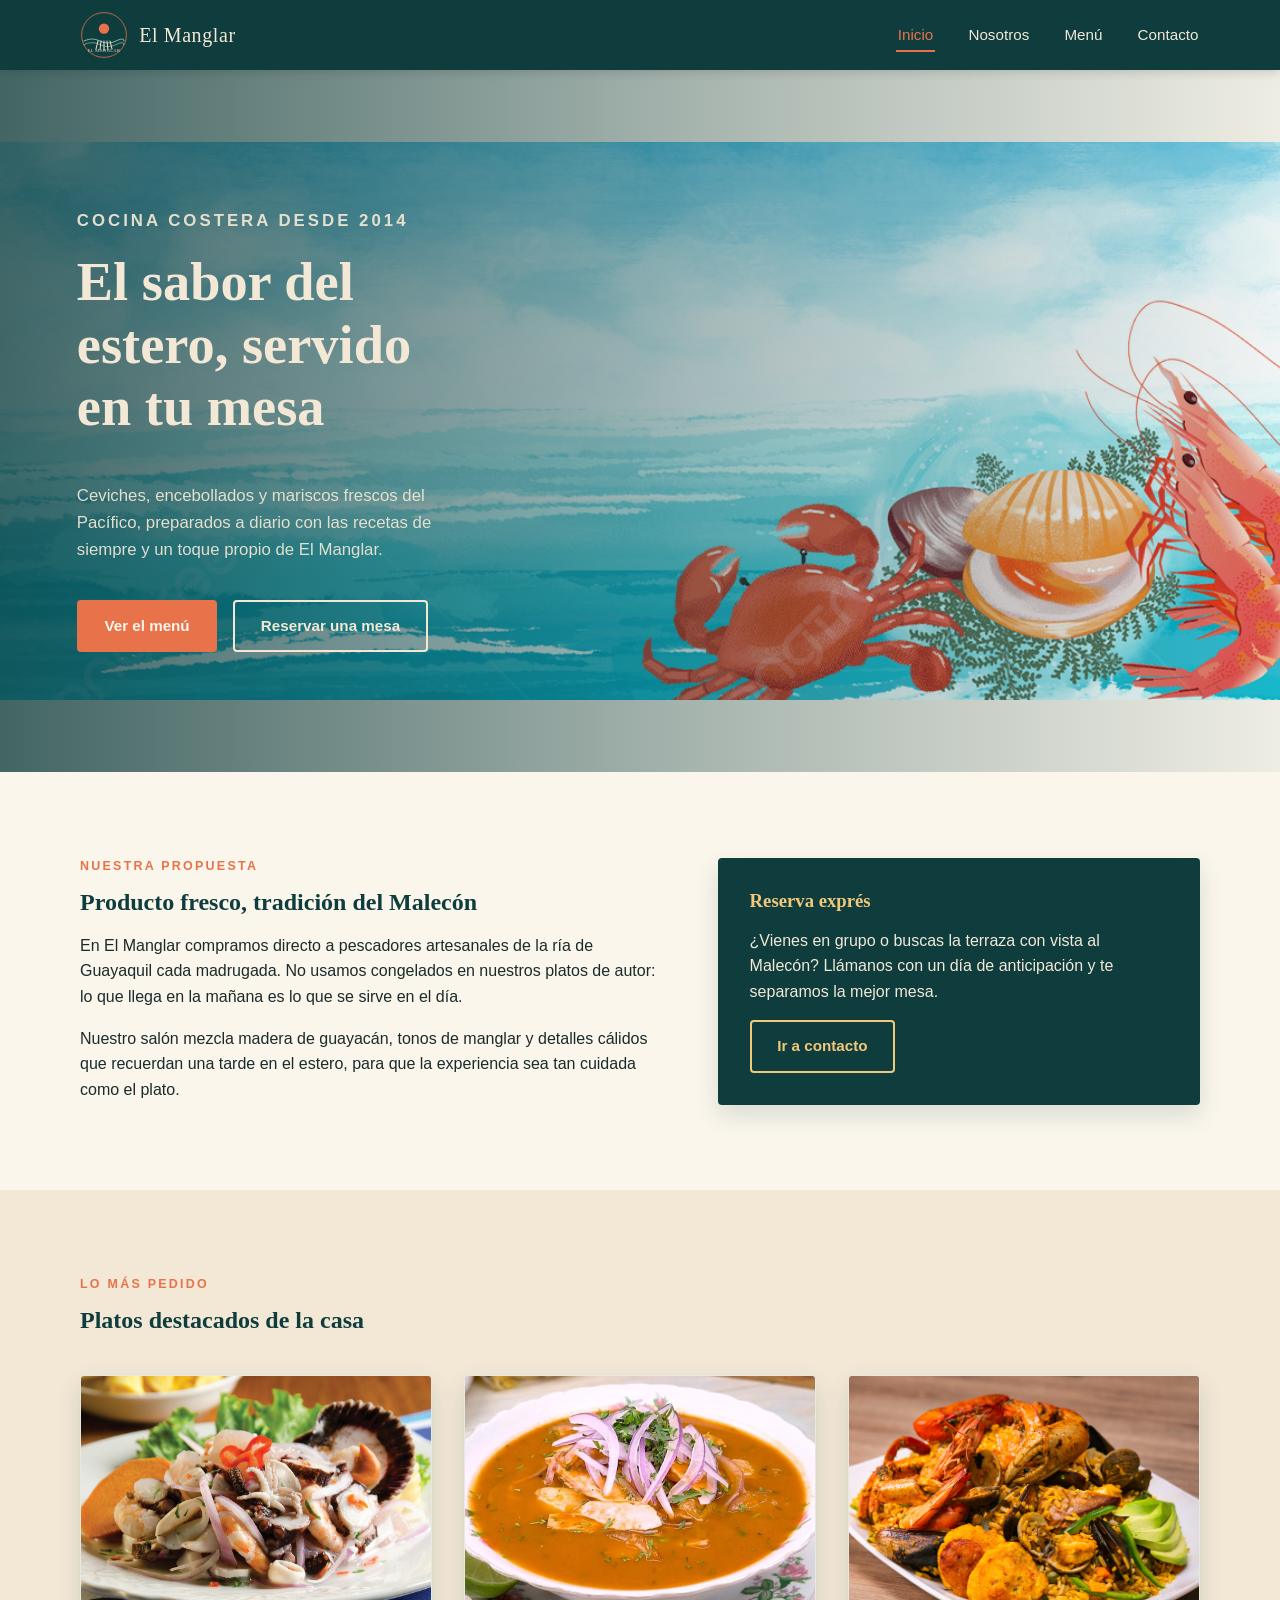
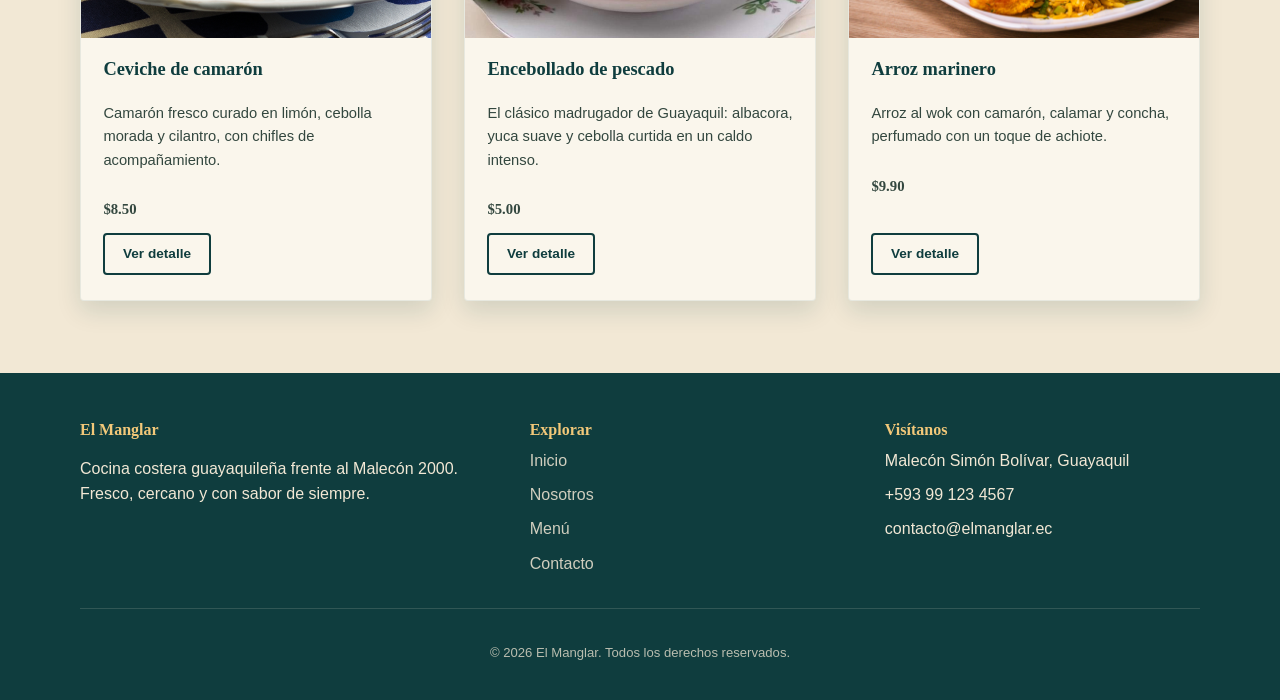
<file: index.html>
<!doctype html>
<html lang="es">
  <head>
    <meta charset="UTF-8" />
    <meta name="viewport" content="width=device-width, initial-scale=1.0" />
    <title>El Manglar | Restaurante costero en Guayaquil</title>
    <meta
      name="description"
      content="El Manglar, restaurante costero en Guayaquil: ceviches, mariscos y sabores del estero preparados con producto fresco cada día."
    />
    <link rel="stylesheet" href="assets/css/style.css" />
  </head>
  <body>
    <header class="encabezado">
      <div class="contenedor barra-nav">
        <a href="index.html" class="marca">
          <img src="assets/img/logo.svg" alt="Logotipo de El Manglar" />
          <span class="nombre-marca">El Manglar</span>
        </a>
        <nav aria-label="Navegación principal">
          <ul class="menu-nav">
            <li><a href="index.html" aria-current="page">Inicio</a></li>
            <li><a href="nosotros.html">Nosotros</a></li>
            <li><a href="servicios.html">Menú</a></li>
            <li><a href="contacto.html">Contacto</a></li>
          </ul>
        </nav>
      </div>
    </header>

    <main>
      <section class="banner">
        <img
          src="assets/img/banner.jpg"
          alt="Vista del estero de Guayaquil al atardecer con manglares"
        />
        <div class="banner-texto">
          <p class="eyebrow">Cocina costera desde 2014</p>
          <h1>El sabor del estero, servido en tu mesa</h1>
          <p>
            Ceviches, encebollados y mariscos frescos del Pacífico, preparados a
            diario con las recetas de siempre y un toque propio de El Manglar.
          </p>
          <div class="botones-cta">
            <a href="servicios.html" class="btn btn-primario">Ver el menú</a>
            <a href="contacto.html" class="btn btn-secundario"
              >Reservar una mesa</a
            >
          </div>
        </div>
      </section>

      <section class="contenedor">
        <div class="presentacion">
          <div>
            <p class="eyebrow">Nuestra propuesta</p>
            <h2>Producto fresco, tradición del Malecón</h2>
            <p>
              En El Manglar compramos directo a pescadores artesanales de la ría
              de Guayaquil cada madrugada. No usamos congelados en nuestros
              platos de autor: lo que llega en la mañana es lo que se sirve en
              el día.
            </p>
            <p>
              Nuestro salón mezcla madera de guayacán, tonos de manglar y
              detalles cálidos que recuerdan una tarde en el estero, para que la
              experiencia sea tan cuidada como el plato.
            </p>
          </div>
          <div class="tarjeta-valor">
            <h3>Reserva exprés</h3>
            <p>
              ¿Vienes en grupo o buscas la terraza con vista al Malecón?
              Llámanos con un día de anticipación y te separamos la mejor mesa.
            </p>
            <a
              href="contacto.html"
              class="btn btn-secundario"
              style="border-color: #f2c879; color: #f2c879"
              >Ir a contacto</a
            >
          </div>
        </div>
      </section>

      <section class="seccion-alterna">
        <div class="contenedor">
          <div class="encabezado-seccion">
            <p class="eyebrow">Lo más pedido</p>
            <h2>Platos destacados de la casa</h2>
          </div>
          <div class="rejilla-productos">
            <article class="tarjeta">
              <img
                src="assets/img/productos/Ceviche mixto.jpg"
                alt="Ceviche de camarón servido en tazón con limón"
              />
              <div class="tarjeta-cuerpo">
                <h3>Ceviche de camarón</h3>
                <p>
                  Camarón fresco curado en limón, cebolla morada y cilantro, con
                  chifles de acompañamiento.
                </p>
                <p class="precio">$8.50</p>
                <a href="servicios.html" class="btn-tarjeta">Ver detalle</a>
              </div>
            </article>
            <article class="tarjeta">
              <img
                src="assets/img/productos/ENcebollado.EC.jpg"
                alt="Encebollado de pescado con yuca y cebolla"
              />
              <div class="tarjeta-cuerpo">
                <h3>Encebollado de pescado</h3>
                <p>
                  El clásico madrugador de Guayaquil: albacora, yuca suave y
                  cebolla curtida en un caldo intenso.
                </p>
                <p class="precio">$5.00</p>
                <a href="servicios.html" class="btn-tarjeta">Ver detalle</a>
              </div>
            </article>
            <article class="tarjeta">
              <img
                src="assets/img/productos/-Arroz-Marinero.jpg"
                alt="Arroz marinero con mariscos mixtos"
              />
              <div class="tarjeta-cuerpo">
                <h3>Arroz marinero</h3>
                <p>
                  Arroz al wok con camarón, calamar y concha, perfumado con un
                  toque de achiote.
                </p>
                <p class="precio">$9.90</p>
                <a href="servicios.html" class="btn-tarjeta">Ver detalle</a>
              </div>
            </article>
          </div>
        </div>
      </section>
    </main>

    <footer class="pie" id="contacto-pie">
      <div class="contenedor pie-rejilla">
        <div>
          <h3>El Manglar</h3>
          <p>
            Cocina costera guayaquileña frente al Malecón 2000. Fresco, cercano
            y con sabor de siempre.
          </p>
        </div>
        <div>
          <h3>Explorar</h3>
          <ul>
            <li><a href="index.html">Inicio</a></li>
            <li><a href="nosotros.html">Nosotros</a></li>
            <li><a href="servicios.html">Menú</a></li>
            <li><a href="contacto.html">Contacto</a></li>
          </ul>
        </div>
        <div>
          <h3>Visítanos</h3>
          <ul>
            <li>Malecón Simón Bolívar, Guayaquil</li>
            <li>+593 99 123 4567</li>
            <li>contacto@elmanglar.ec</li>
          </ul>
        </div>
      </div>
      <p class="contenedor pie-inferior">
        © 2026 El Manglar. Todos los derechos reservados.
      </p>
    </footer>
  </body>
</html>
</file>
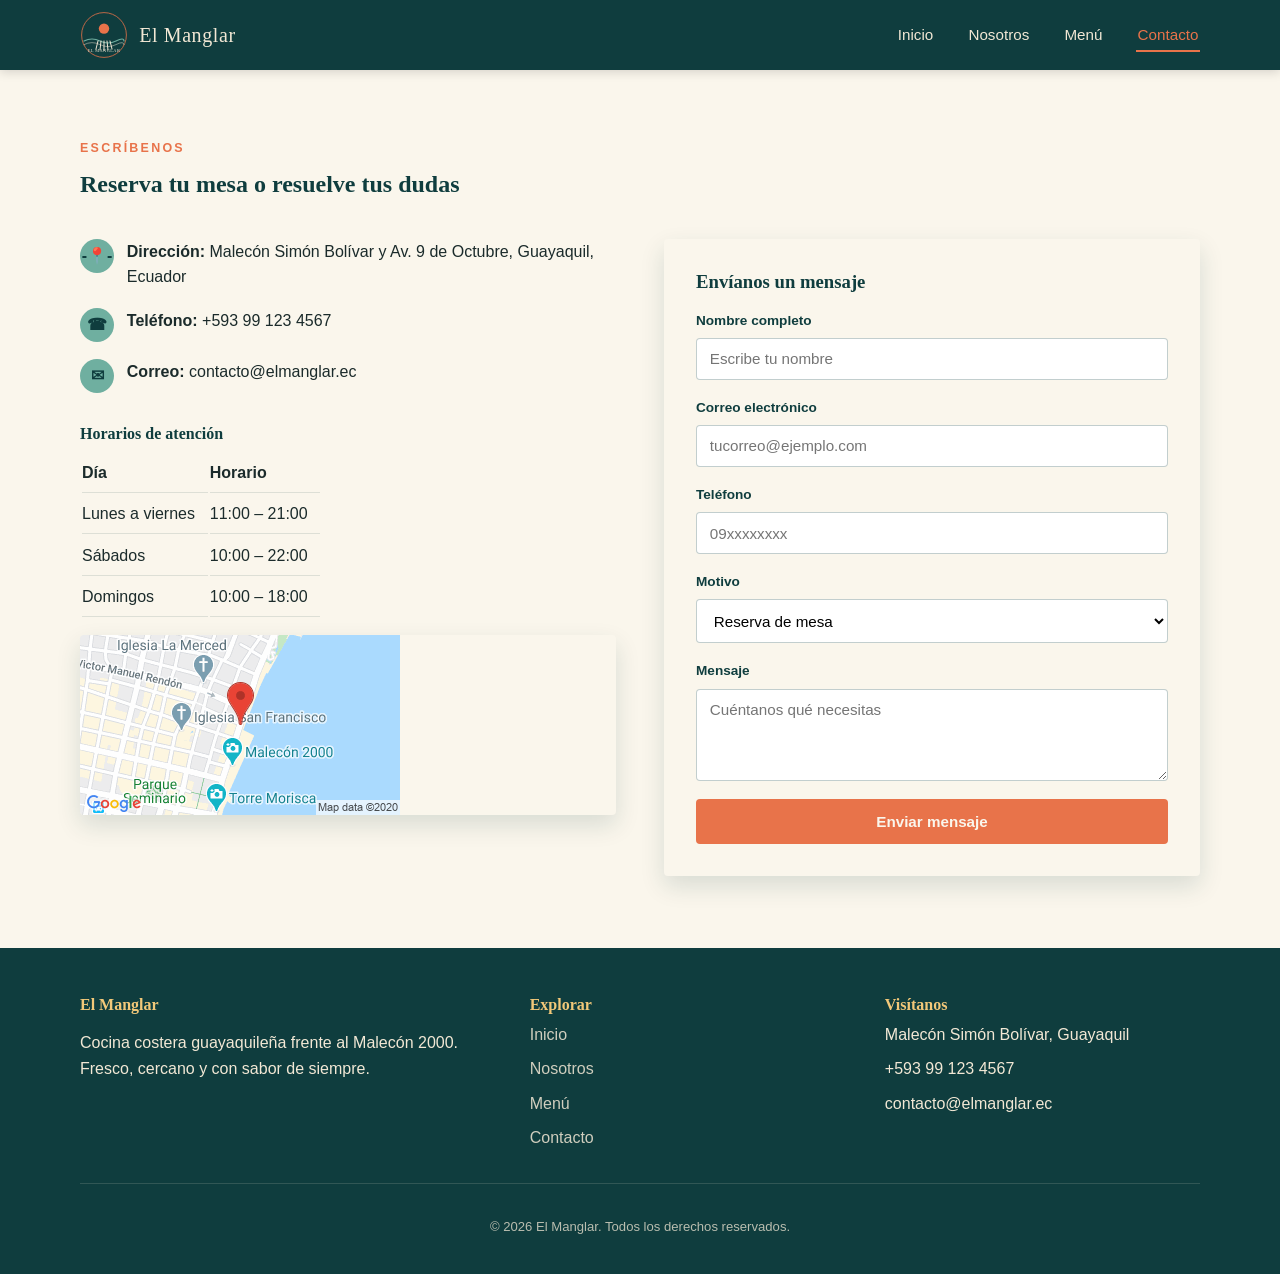
<file: contacto.html>
<!doctype html>
<html lang="es">
  <head>
    <meta charset="UTF-8" />
    <meta name="viewport" content="width=device-width, initial-scale=1.0" />
    <title>Contacto | El Manglar</title>
    <meta
      name="description"
      content="Dirección, teléfono, correo, horarios y formulario de contacto de El Manglar en Guayaquil."
    />
    <link rel="stylesheet" href="assets/css/style.css" />
  </head>
  <body>
    <header class="encabezado">
      <div class="contenedor barra-nav">
        <a href="index.html" class="marca">
          <img src="assets/img/logo.svg" alt="Logotipo de El Manglar" />
          <span class="nombre-marca">El Manglar</span>
        </a>
        <nav aria-label="Navegación principal">
          <ul class="menu-nav">
            <li><a href="index.html">Inicio</a></li>
            <li><a href="nosotros.html">Nosotros</a></li>
            <li><a href="servicios.html">Menú</a></li>
            <li><a href="contacto.html" aria-current="page">Contacto</a></li>
          </ul>
        </nav>
      </div>
    </header>

    <main>
      <section class="contenedor" style="padding-top: 3.5rem">
        <p class="eyebrow">Escríbenos</p>
        <h1>Reserva tu mesa o resuelve tus dudas</h1>

        <div class="rejilla-contacto" style="margin-top: 2.5rem">
          <div>
            <ul class="lista-datos">
              <li>
                <span class="icono-dato" aria-hidden="true">-📍-</span>
                <span
                  ><strong>Dirección:</strong> Malecón Simón Bolívar y Av. 9 de
                  Octubre, Guayaquil, Ecuador</span
                >
              </li>
              <li>
                <span class="icono-dato" aria-hidden="true">☎</span>
                <span><strong>Teléfono:</strong> +593 99 123 4567</span>
              </li>
              <li>
                <span class="icono-dato" aria-hidden="true">✉</span>
                <span><strong>Correo:</strong> contacto@elmanglar.ec</span>
              </li>
            </ul>

            <h3 style="font-size: 1rem">Horarios de atención</h3>
            <table class="horarios">
              <thead>
                <tr>
                  <th>Día</th>
                  <th>Horario</th>
                </tr>
              </thead>
              <tbody>
                <tr>
                  <td>Lunes a viernes</td>
                  <td>11:00 – 21:00</td>
                </tr>
                <tr>
                  <td>Sábados</td>
                  <td>10:00 – 22:00</td>
                </tr>
                <tr>
                  <td>Domingos</td>
                  <td>10:00 – 18:00</td>
                </tr>
              </tbody>
            </table>

            <div class="mapa-imagen">
              <img
                src="assets/img/Ubicación.png"
                alt="Mapa ilustrativo de la ubicación de El Manglar en el Malecón 2000, Guayaquil"
              />
            </div>
          </div>

          <form class="formulario" aria-label="Formulario de contacto (visual)">
            <h3 style="margin-bottom: 0">Envíanos un mensaje</h3>
            <div class="campo">
              <label for="nombre">Nombre completo</label>
              <input
                type="text"
                id="nombre"
                name="nombre"
                placeholder="Escribe tu nombre"
              />
            </div>
            <div class="campo">
              <label for="correo">Correo electrónico</label>
              <input
                type="email"
                id="correo"
                name="correo"
                placeholder="tucorreo@ejemplo.com"
              />
            </div>
            <div class="campo">
              <label for="telefono">Teléfono</label>
              <input
                type="tel"
                id="telefono"
                name="telefono"
                placeholder="09xxxxxxxx"
              />
            </div>
            <div class="campo">
              <label for="motivo">Motivo</label>
              <select id="motivo" name="motivo">
                <option>Reserva de mesa</option>
                <option>Consulta sobre el menú</option>
                <option>Eventos privados</option>
                <option>Otro</option>
              </select>
            </div>
            <div class="campo">
              <label for="mensaje">Mensaje</label>
              <textarea
                id="mensaje"
                name="mensaje"
                rows="4"
                placeholder="Cuéntanos qué necesitas"
              ></textarea>
            </div>
            <button type="button" class="btn btn-primario">
              Enviar mensaje
            </button>
          </form>
        </div>
      </section>
    </main>

    <footer class="pie">
      <div class="contenedor pie-rejilla">
        <div>
          <h3>El Manglar</h3>
          <p>
            Cocina costera guayaquileña frente al Malecón 2000. Fresco, cercano
            y con sabor de siempre.
          </p>
        </div>
        <div>
          <h3>Explorar</h3>
          <ul>
            <li><a href="index.html">Inicio</a></li>
            <li><a href="nosotros.html">Nosotros</a></li>
            <li><a href="servicios.html">Menú</a></li>
            <li><a href="contacto.html">Contacto</a></li>
          </ul>
        </div>
        <div>
          <h3>Visítanos</h3>
          <ul>
            <li>Malecón Simón Bolívar, Guayaquil</li>
            <li>+593 99 123 4567</li>
            <li>contacto@elmanglar.ec</li>
          </ul>
        </div>
      </div>
      <p class="contenedor pie-inferior">
        © 2026 El Manglar. Todos los derechos reservados.
      </p>
    </footer>
  </body>
</html>
</file>
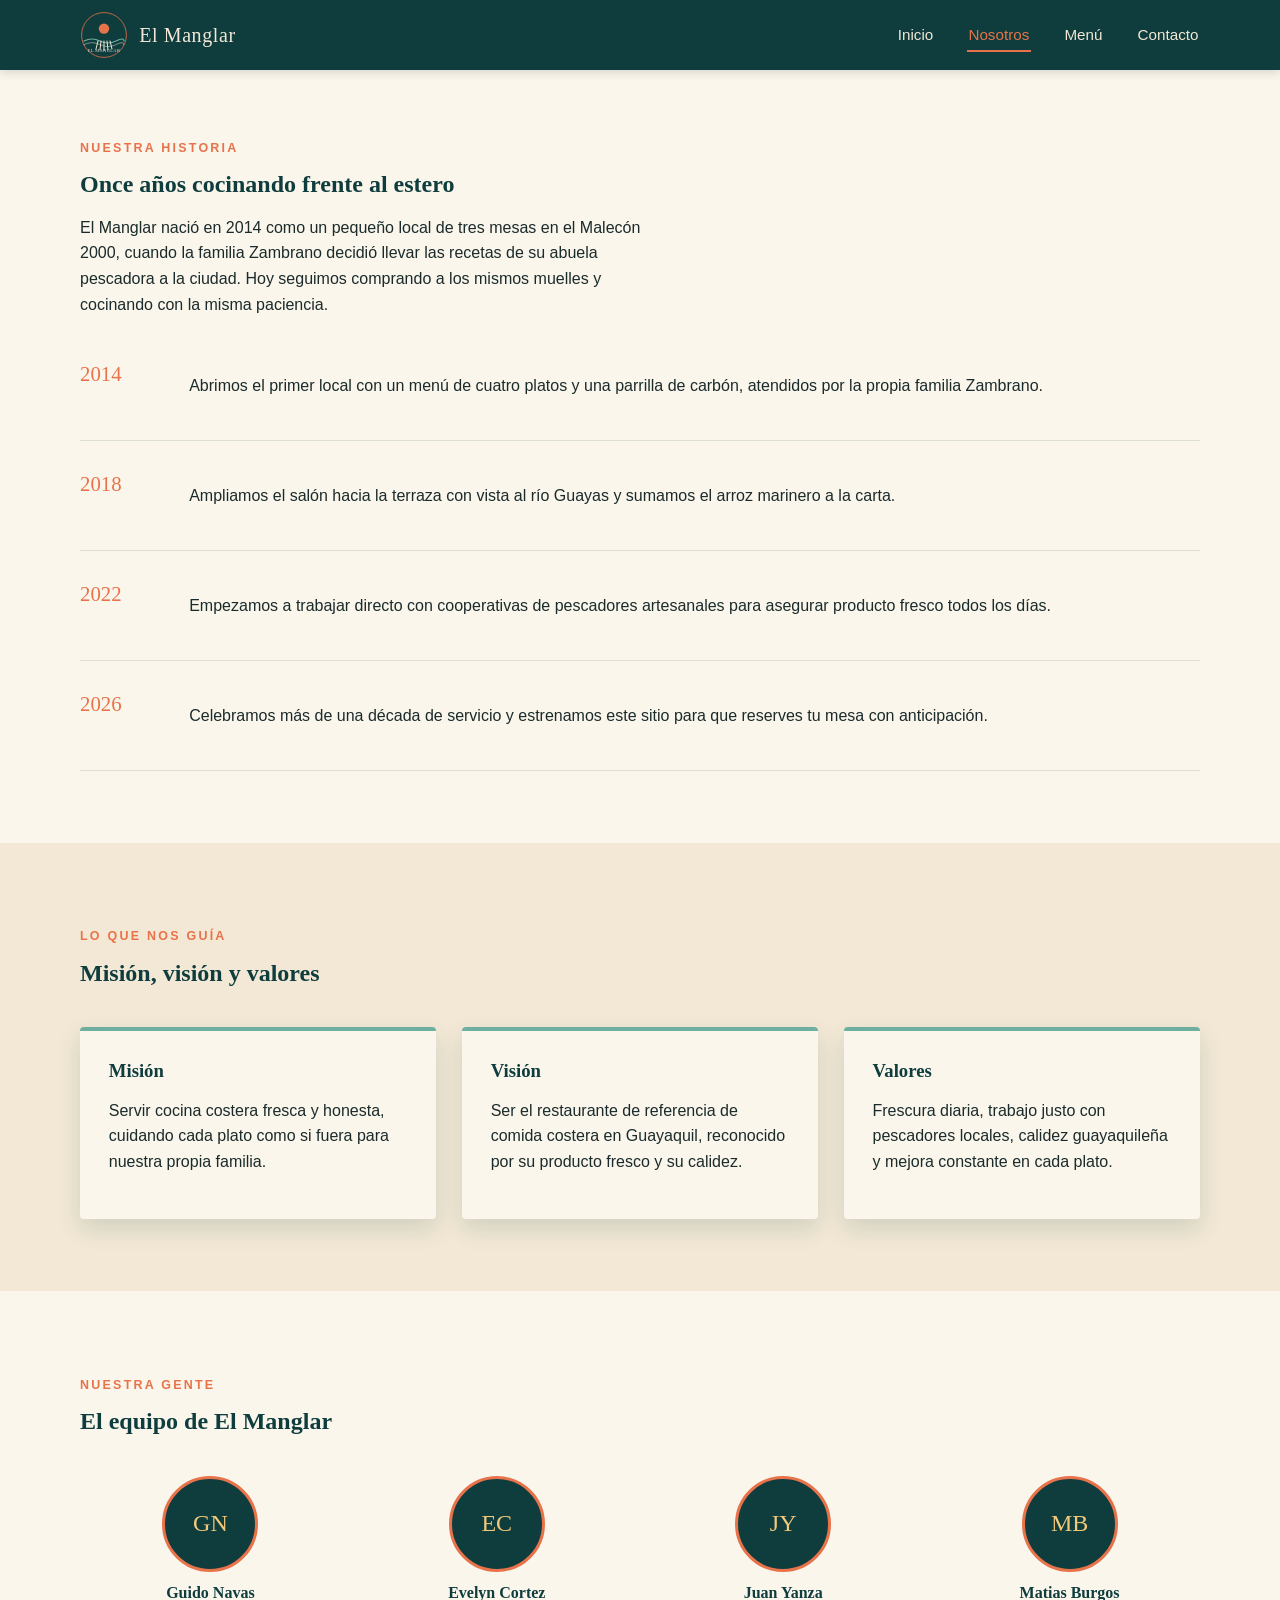
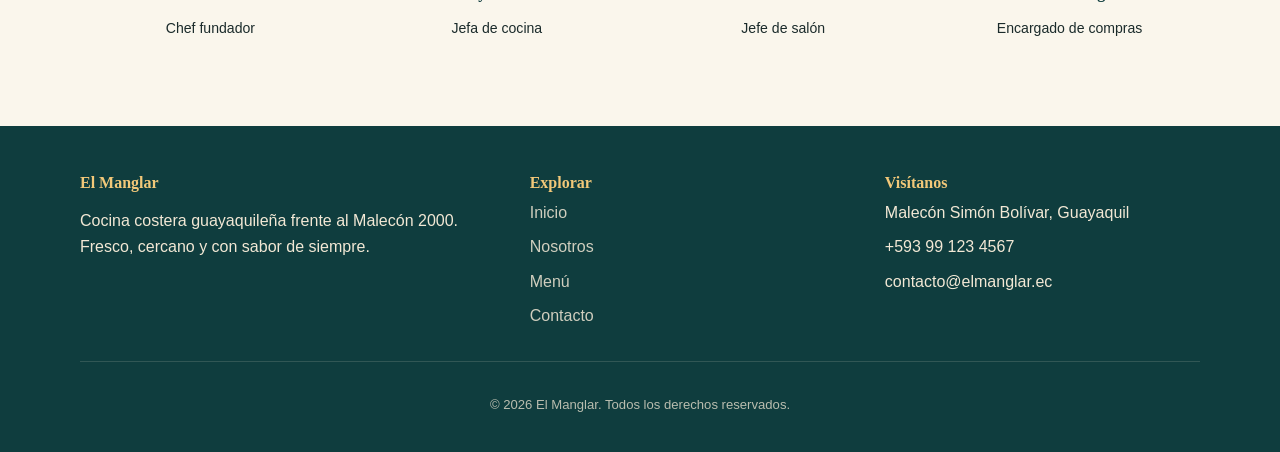
<file: nosotros.html>
<!doctype html>
<html lang="es">
  <head>
    <meta charset="UTF-8" />
    <meta name="viewport" content="width=device-width, initial-scale=1.0" />
    <title>Nosotros | El Manglar</title>
    <meta
      name="description"
      content="Conoce la historia, misión, visión y equipo de El Manglar, restaurante costero en Guayaquil."
    />
    <link rel="stylesheet" href="assets/css/style.css" />
  </head>
  <body>
    <header class="encabezado">
      <div class="contenedor barra-nav">
        <a href="index.html" class="marca">
          <img src="assets/img/logo.svg" alt="Logotipo de El Manglar" />
          <span class="nombre-marca">El Manglar</span>
        </a>
        <nav aria-label="Navegación principal">
          <ul class="menu-nav">
            <li><a href="index.html">Inicio</a></li>
            <li><a href="nosotros.html" aria-current="page">Nosotros</a></li>
            <li><a href="servicios.html">Menú</a></li>
            <li><a href="contacto.html">Contacto</a></li>
          </ul>
        </nav>
      </div>
    </header>

    <main>
      <section class="contenedor" style="padding-top: 3.5rem">
        <p class="eyebrow">Nuestra historia</p>
        <h1>Once años cocinando frente al estero</h1>
        <p style="max-width: 65ch">
          El Manglar nació en 2014 como un pequeño local de tres mesas en el
          Malecón 2000, cuando la familia Zambrano decidió llevar las recetas de
          su abuela pescadora a la ciudad. Hoy seguimos comprando a los mismos
          muelles y cocinando con la misma paciencia.
        </p>

        <div class="linea-tiempo" style="margin-top: 2.5rem">
          <div class="hito">
            <span class="anio">2014</span>
            <p>
              Abrimos el primer local con un menú de cuatro platos y una
              parrilla de carbón, atendidos por la propia familia Zambrano.
            </p>
          </div>
          <div class="hito">
            <span class="anio">2018</span>
            <p>
              Ampliamos el salón hacia la terraza con vista al río Guayas y
              sumamos el arroz marinero a la carta.
            </p>
          </div>
          <div class="hito">
            <span class="anio">2022</span>
            <p>
              Empezamos a trabajar directo con cooperativas de pescadores
              artesanales para asegurar producto fresco todos los días.
            </p>
          </div>
          <div class="hito">
            <span class="anio">2026</span>
            <p>
              Celebramos más de una década de servicio y estrenamos este sitio
              para que reserves tu mesa con anticipación.
            </p>
          </div>
        </div>
      </section>

      <section class="seccion-alterna">
        <div class="contenedor">
          <div class="encabezado-seccion">
            <p class="eyebrow">Lo que nos guía</p>
            <h2>Misión, visión y valores</h2>
          </div>
          <div class="rejilla-mvv">
            <div class="mvv-item">
              <h3>Misión</h3>
              <p>
                Servir cocina costera fresca y honesta, cuidando cada plato como
                si fuera para nuestra propia familia.
              </p>
            </div>
            <div class="mvv-item">
              <h3>Visión</h3>
              <p>
                Ser el restaurante de referencia de comida costera en Guayaquil,
                reconocido por su producto fresco y su calidez.
              </p>
            </div>
            <div class="mvv-item">
              <h3>Valores</h3>
              <p>
                Frescura diaria, trabajo justo con pescadores locales, calidez
                guayaquileña y mejora constante en cada plato.
              </p>
            </div>
          </div>
        </div>
      </section>

      <section class="contenedor">
        <div class="encabezado-seccion">
          <p class="eyebrow">Nuestra gente</p>
          <h2>El equipo de El Manglar</h2>
        </div>
        <div class="rejilla-equipo">
          <div class="persona">
            <div class="avatar">GN</div>
            <h3 style="font-size: 1rem">Guido Navas</h3>
            <p style="font-size: 0.88rem">Chef fundador</p>
          </div>
          <div class="persona">
            <div class="avatar">EC</div>
            <h3 style="font-size: 1rem">Evelyn Cortez</h3>
            <p style="font-size: 0.88rem">Jefa de cocina</p>
          </div>
          <div class="persona">
            <div class="avatar">JY</div>
            <h3 style="font-size: 1rem">Juan Yanza</h3>
            <p style="font-size: 0.88rem">Jefe de salón</p>
          </div>
          <div class="persona">
            <div class="avatar">MB</div>
            <h3 style="font-size: 1rem">Matias Burgos</h3>
            <p style="font-size: 0.88rem">Encargado de compras</p>
          </div>
        </div>
      </section>
    </main>

    <footer class="pie">
      <div class="contenedor pie-rejilla">
        <div>
          <h3>El Manglar</h3>
          <p>
            Cocina costera guayaquileña frente al Malecón 2000. Fresco, cercano
            y con sabor de siempre.
          </p>
        </div>
        <div>
          <h3>Explorar</h3>
          <ul>
            <li><a href="index.html">Inicio</a></li>
            <li><a href="nosotros.html">Nosotros</a></li>
            <li><a href="servicios.html">Menú</a></li>
            <li><a href="contacto.html">Contacto</a></li>
          </ul>
        </div>
        <div>
          <h3>Visítanos</h3>
          <ul>
            <li>Malecón Simón Bolívar, Guayaquil</li>
            <li>+593 99 123 4567</li>
            <li>contacto@elmanglar.ec</li>
          </ul>
        </div>
      </div>
      <p class="contenedor pie-inferior">
        © 2026 El Manglar. Todos los derechos reservados.
      </p>
    </footer>
  </body>
</html>
</file>
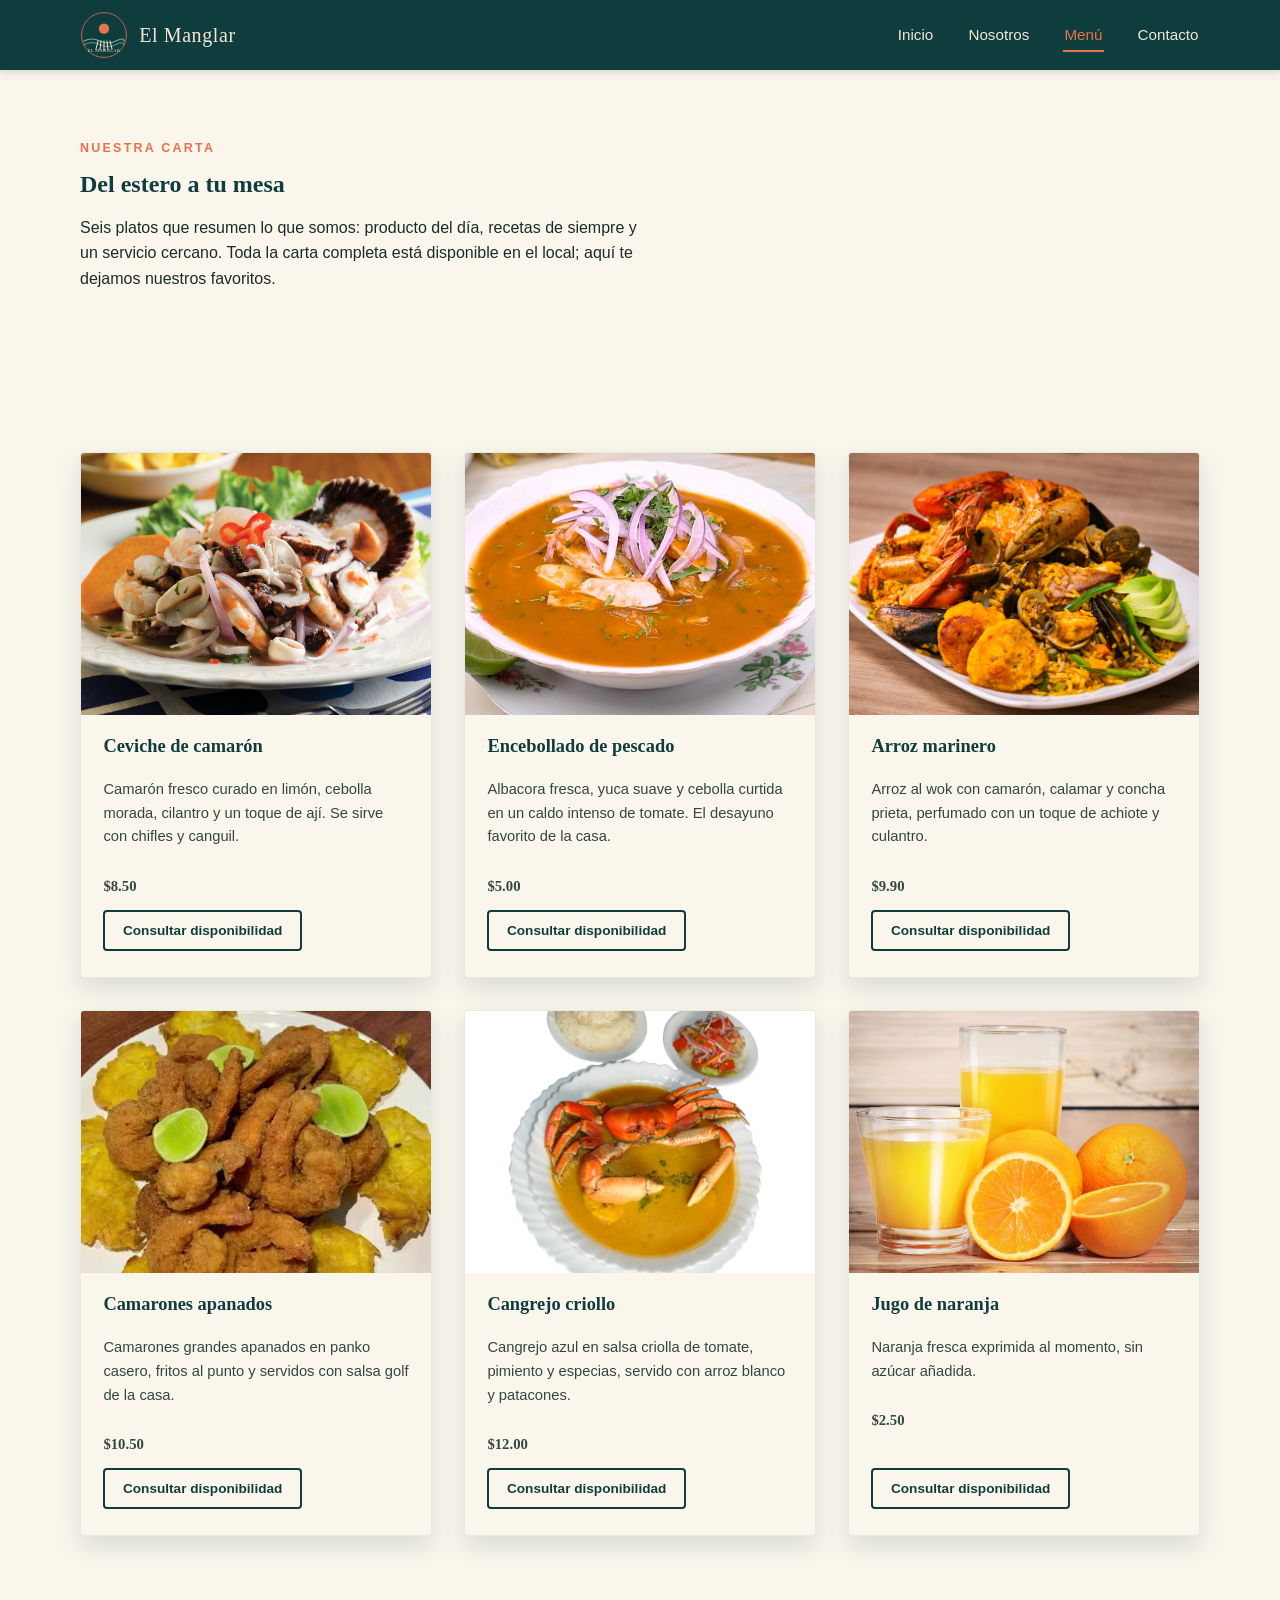
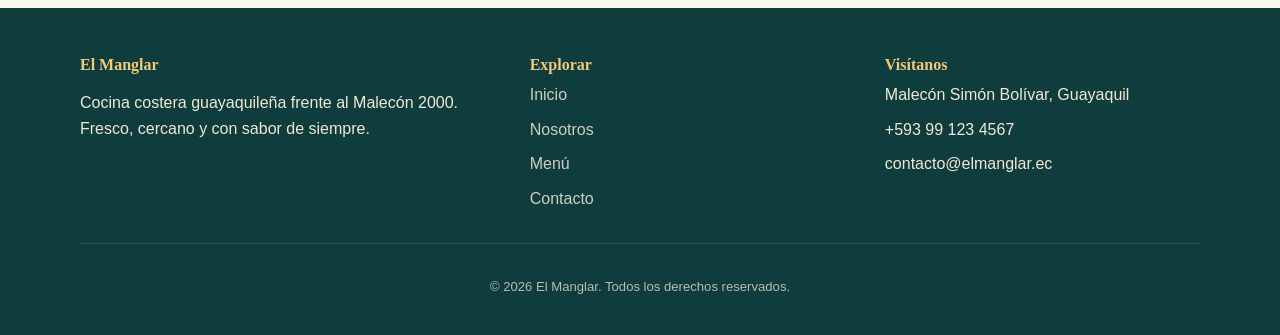
<file: servicios.html>
<!doctype html>
<html lang="es">
  <head>
    <meta charset="UTF-8" />
    <meta name="viewport" content="width=device-width, initial-scale=1.0" />
    <title>Menú | El Manglar</title>
    <meta
      name="description"
      content="Descubre el menú de El Manglar: ceviches, encebollado, arroz marinero, camarones apanados, cangrejo criollo y jugos naturales."
    />
    <link rel="stylesheet" href="assets/css/style.css" />
  </head>
  <body>
    <header class="encabezado">
      <div class="contenedor barra-nav">
        <a href="index.html" class="marca">
          <img src="assets/img/logo.svg" alt="Logotipo de El Manglar" />
          <span class="nombre-marca">El Manglar</span>
        </a>
        <nav aria-label="Navegación principal">
          <ul class="menu-nav">
            <li><a href="index.html">Inicio</a></li>
            <li><a href="nosotros.html">Nosotros</a></li>
            <li><a href="servicios.html" aria-current="page">Menú</a></li>
            <li><a href="contacto.html">Contacto</a></li>
          </ul>
        </nav>
      </div>
    </header>

    <main>
      <section class="contenedor" style="padding-top: 3.5rem">
        <p class="eyebrow">Nuestra carta</p>
        <h1>Del estero a tu mesa</h1>
        <p style="max-width: 65ch">
          Seis platos que resumen lo que somos: producto del día, recetas de
          siempre y un servicio cercano. Toda la carta completa está disponible
          en el local; aquí te dejamos nuestros favoritos.
        </p>
      </section>

      <section>
        <div class="contenedor">
          <div class="rejilla-productos">
            <article class="tarjeta">
              <img
                src="assets/img/productos/Ceviche mixto.jpg"
                alt="Ceviche de camarón servido en tazón con limón"
              />
              <div class="tarjeta-cuerpo">
                <h3>Ceviche de camarón</h3>
                <p>
                  Camarón fresco curado en limón, cebolla morada, cilantro y un
                  toque de ají. Se sirve con chifles y canguil.
                </p>
                <p class="precio">$8.50</p>
                <a href="contacto.html" class="btn-tarjeta"
                  >Consultar disponibilidad</a
                >
              </div>
            </article>

            <article class="tarjeta">
              <img
                src="assets/img/productos/ENcebollado.EC.jpg"
                alt="Encebollado de pescado con yuca y cebolla"
              />
              <div class="tarjeta-cuerpo">
                <h3>Encebollado de pescado</h3>
                <p>
                  Albacora fresca, yuca suave y cebolla curtida en un caldo
                  intenso de tomate. El desayuno favorito de la casa.
                </p>
                <p class="precio">$5.00</p>
                <a href="contacto.html" class="btn-tarjeta"
                  >Consultar disponibilidad</a
                >
              </div>
            </article>

            <article class="tarjeta">
              <img
                src="assets/img/productos/-Arroz-Marinero.jpg"
                alt="Arroz marinero con mariscos mixtos"
              />
              <div class="tarjeta-cuerpo">
                <h3>Arroz marinero</h3>
                <p>
                  Arroz al wok con camarón, calamar y concha prieta, perfumado
                  con un toque de achiote y culantro.
                </p>
                <p class="precio">$9.90</p>
                <a href="contacto.html" class="btn-tarjeta"
                  >Consultar disponibilidad</a
                >
              </div>
            </article>

            <article class="tarjeta">
              <img
                src="assets/img/productos/Camarones Apanados.jpg"
                alt="Camarones apanados con limón"
              />
              <div class="tarjeta-cuerpo">
                <h3>Camarones apanados</h3>
                <p>
                  Camarones grandes apanados en panko casero, fritos al punto y
                  servidos con salsa golf de la casa.
                </p>
                <p class="precio">$10.50</p>
                <a href="contacto.html" class="btn-tarjeta"
                  >Consultar disponibilidad</a
                >
              </div>
            </article>

            <article class="tarjeta">
              <img
                src="assets/img/productos/Sopa-de-Cnagrejo.jpg"
                alt="Cangrejo criollo en salsa"
              />
              <div class="tarjeta-cuerpo">
                <h3>Cangrejo criollo</h3>
                <p>
                  Cangrejo azul en salsa criolla de tomate, pimiento y especias,
                  servido con arroz blanco y patacones.
                </p>
                <p class="precio">$12.00</p>
                <a href="contacto.html" class="btn-tarjeta"
                  >Consultar disponibilidad</a
                >
              </div>
            </article>

            <article class="tarjeta">
              <img
                src="assets/img/productos/Jugo_de_naranja.jpg"
                alt="Jugo natural de maracuyá"
              />
              <div class="tarjeta-cuerpo">
                <h3>Jugo de naranja</h3>
                <p>Naranja fresca exprimida al momento, sin azúcar añadida.</p>
                <p class="precio">$2.50</p>
                <a href="contacto.html" class="btn-tarjeta"
                  >Consultar disponibilidad</a
                >
              </div>
            </article>
          </div>
        </div>
      </section>
    </main>

    <footer class="pie">
      <div class="contenedor pie-rejilla">
        <div>
          <h3>El Manglar</h3>
          <p>
            Cocina costera guayaquileña frente al Malecón 2000. Fresco, cercano
            y con sabor de siempre.
          </p>
        </div>
        <div>
          <h3>Explorar</h3>
          <ul>
            <li><a href="index.html">Inicio</a></li>
            <li><a href="nosotros.html">Nosotros</a></li>
            <li><a href="servicios.html">Menú</a></li>
            <li><a href="contacto.html">Contacto</a></li>
          </ul>
        </div>
        <div>
          <h3>Visítanos</h3>
          <ul>
            <li>Malecón Simón Bolívar, Guayaquil</li>
            <li>+593 99 123 4567</li>
            <li>contacto@elmanglar.ec</li>
          </ul>
        </div>
      </div>
      <p class="contenedor pie-inferior">
        © 2026 El Manglar. Todos los derechos reservados.
      </p>
    </footer>
  </body>
</html>
</file>
<file: assets/css/style.css>
/* =========================================================
   EL MANGLAR — Restaurante costero
   Hoja de estilos principal
   ========================================================= */

:root {
  --color-ink: #0F3D3E;      /* teal profundo, casi negro */
  --color-ink-light: #1E5B57;
  --color-sand: #F2E8D5;     /* fondo cálido */
  --color-sand-light: #FAF6EC;
  --color-coral: #E8734A;    /* acento cítrico/camarón */
  --color-foam: #6FAFA0;     /* verde manglar */
  --color-gold: #F2C879;
  --color-text: #1B2B2B;

  --font-display: Georgia, 'Iowan Old Style', 'Palatino Linotype', serif;
  --font-body: -apple-system, 'Segoe UI', Roboto, 'Helvetica Neue', Arial, sans-serif;

  --radius: 4px;
  --shadow-card: 0 10px 24px rgba(15, 61, 62, 0.14);
}

* { box-sizing: border-box; }

html { scroll-behavior: smooth; }

body {
  margin: 0;
  font-family: var(--font-body);
  color: var(--color-text);
  background-color: var(--color-sand-light);
  line-height: 1.6;
}

img { max-width: 100%; display: block; }

a { color: inherit; text-decoration: none; }

h1, h2, h3 {
  font-family: var(--font-display);
  color: var(--color-ink);
  margin: 0 0 0.5em;
  line-height: 1.15;
}

.eyebrow {
  font-size: 0.78rem;
  letter-spacing: 0.18em;
  text-transform: uppercase;
  color: var(--color-coral);
  font-weight: 600;
}

.contenedor {
  width: min(1120px, 92%);
  margin-inline: auto;
}

/* =====================  ENCABEZADO  ===================== */

.encabezado {
  background-color: var(--color-ink);
  position: sticky;
  top: 0;
  z-index: 50;
  box-shadow: 0 2px 10px rgba(0,0,0,0.15);
}

.barra-nav {
  display: flex;
  align-items: center;
  justify-content: space-between;
  gap: 1.5rem;
  padding: 0.7rem 0;
}

.marca {
  display: flex;
  align-items: center;
  gap: 0.7rem;
}

.marca img {
  width: 48px;
  height: 48px;
}

.marca .nombre-marca {
  font-family: var(--font-display);
  color: var(--color-sand);
  font-size: 1.25rem;
  letter-spacing: 0.03em;
}

.menu-nav {
  list-style: none;
  display: flex;
  gap: 2rem;
  margin: 0;
  padding: 0;
}

.menu-nav a {
  color: var(--color-sand);
  font-size: 0.95rem;
  font-weight: 500;
  padding: 0.4rem 0.1rem;
  border-bottom: 2px solid transparent;
  transition: border-color 0.2s ease, color 0.2s ease;
}

.menu-nav a:hover,
.menu-nav a:focus-visible,
.menu-nav a[aria-current="page"] {
  color: var(--color-coral);
  border-bottom-color: var(--color-coral);
}

/* =====================  BANNER / HERO  ===================== */

.banner {
  position: relative;
  color: var(--color-sand);
  overflow: hidden;
}

.banner img {
  width: 100%;
  height: 62vh;
  min-height: 380px;
  object-fit: cover;
}

.banner-texto {
  position: absolute;
  inset: 0;
  display: flex;
  flex-direction: column;
  justify-content: center;
  padding: 0 6%;
  background: linear-gradient(90deg, rgba(15,61,62,0.78) 0%, rgba(15,61,62,0.35) 55%, rgba(15,61,62,0.05) 100%);
}

.banner-texto h1 {
  color: var(--color-sand);
  font-size: clamp(2.1rem, 5vw, 3.4rem);
  max-width: 14ch;
}

.banner-texto p {
  max-width: 42ch;
  font-size: 1.05rem;
  color: var(--color-sand);
  opacity: 0.92;
}

.botones-cta {
  display: flex;
  gap: 1rem;
  margin-top: 1.2rem;
  flex-wrap: wrap;
}

.btn {
  display: inline-block;
  padding: 0.75rem 1.6rem;
  border-radius: var(--radius);
  font-weight: 600;
  font-size: 0.95rem;
  border: 2px solid transparent;
  transition: transform 0.15s ease, background-color 0.2s ease, color 0.2s ease;
}

.btn-primario {
  background-color: var(--color-coral);
  color: var(--color-sand-light);
}

.btn-primario:hover,
.btn-primario:focus-visible {
  background-color: #cf5f38;
  transform: translateY(-2px);
}

.btn-secundario {
  border-color: var(--color-sand);
  color: var(--color-sand);
}

.btn-secundario:hover,
.btn-secundario:focus-visible {
  background-color: var(--color-sand);
  color: var(--color-ink);
}

/* =====================  SECCIONES GENERALES  ===================== */

section {
  padding: 4.5rem 0;
}

.seccion-alterna {
  background-color: var(--color-sand);
}

.encabezado-seccion {
  max-width: 60ch;
  margin-bottom: 2.5rem;
}

/* Presentación en Grid: texto + destacado */
.presentacion {
  display: grid;
  grid-template-columns: 1.1fr 0.9fr;
  gap: 3rem;
  align-items: center;
}

.tarjeta-valor {
  background-color: var(--color-ink);
  color: var(--color-sand);
  padding: 2rem;
  border-radius: var(--radius);
  box-shadow: var(--shadow-card);
}

.tarjeta-valor h3 { color: var(--color-gold); }

/* =====================  TARJETAS DE PRODUCTOS  ===================== */

.rejilla-productos {
  display: grid;
  grid-template-columns: repeat(3, 1fr);
  gap: 2rem;
}

.tarjeta {
  background-color: var(--color-sand-light);
  border: 1px solid rgba(15,61,62,0.08);
  border-radius: var(--radius);
  overflow: hidden;
  box-shadow: var(--shadow-card);
  display: flex;
  flex-direction: column;
  transition: transform 0.2s ease, box-shadow 0.2s ease;
}

.tarjeta:hover {
  transform: translateY(-6px);
  box-shadow: 0 16px 30px rgba(15, 61, 62, 0.22);
}

.tarjeta img { aspect-ratio: 4 / 3; object-fit: cover; }

.tarjeta-cuerpo {
  padding: 1.3rem 1.4rem 1.6rem;
  display: flex;
  flex-direction: column;
  flex: 1;
}

.tarjeta-cuerpo h3 { font-size: 1.15rem; margin-bottom: 0.4rem; }

.tarjeta-cuerpo p { font-size: 0.92rem; flex: 1; color: #33473f; }

.precio {
  font-family: var(--font-display);
  color: var(--color-coral);
  font-size: 1.15rem;
  font-weight: 700;
  margin: 0.7rem 0;
}

.btn-tarjeta {
  align-self: flex-start;
  padding: 0.5rem 1.1rem;
  border: 2px solid var(--color-ink);
  border-radius: var(--radius);
  font-size: 0.85rem;
  font-weight: 600;
  color: var(--color-ink);
  transition: background-color 0.2s ease, color 0.2s ease;
}

.btn-tarjeta:hover,
.btn-tarjeta:focus-visible {
  background-color: var(--color-ink);
  color: var(--color-sand);
}

/* =====================  PÁGINA NOSOTROS  ===================== */

.linea-tiempo {
  display: grid;
  gap: 1.6rem;
}

.hito {
  display: grid;
  grid-template-columns: 90px 1fr;
  gap: 1.2rem;
  padding-bottom: 1.6rem;
  border-bottom: 1px solid rgba(15,61,62,0.12);
}

.hito .anio {
  font-family: var(--font-display);
  color: var(--color-coral);
  font-size: 1.3rem;
}

.rejilla-mvv {
  display: grid;
  grid-template-columns: repeat(3, 1fr);
  gap: 1.6rem;
}

.mvv-item {
  background-color: var(--color-sand-light);
  padding: 1.8rem;
  border-radius: var(--radius);
  border-top: 4px solid var(--color-foam);
  box-shadow: var(--shadow-card);
}

.rejilla-equipo {
  display: grid;
  grid-template-columns: repeat(4, 1fr);
  gap: 1.6rem;
}

.persona {
  text-align: center;
}

.avatar {
  width: 96px;
  height: 96px;
  border-radius: 50%;
  background-color: var(--color-ink);
  color: var(--color-gold);
  display: flex;
  align-items: center;
  justify-content: center;
  font-family: var(--font-display);
  font-size: 1.5rem;
  margin: 0 auto 0.8rem;
  border: 3px solid var(--color-coral);
}

/* =====================  CONTACTO  ===================== */

.rejilla-contacto {
  display: grid;
  grid-template-columns: 1fr 1fr;
  gap: 3rem;
  align-items: start;
}

.lista-datos {
  list-style: none;
  padding: 0;
  margin: 0 0 2rem;
  display: grid;
  gap: 1.1rem;
}

.lista-datos li {
  display: grid;
  grid-template-columns: 34px 1fr;
  gap: 0.8rem;
  align-items: start;
}

.icono-dato {
  width: 34px;
  height: 34px;
  border-radius: 50%;
  background-color: var(--color-foam);
  color: var(--color-ink);
  display: flex;
  align-items: center;
  justify-content: center;
  font-weight: 700;
}

.horarios td, .horarios th {
  text-align: left;
  padding: 0.4rem 0.8rem 0.4rem 0;
  border-bottom: 1px solid rgba(15,61,62,0.12);
}

.formulario {
  background-color: var(--color-sand-light);
  padding: 2rem;
  border-radius: var(--radius);
  box-shadow: var(--shadow-card);
  display: grid;
  gap: 1.1rem;
}

.campo { display: grid; gap: 0.4rem; }

.campo label {
  font-size: 0.85rem;
  font-weight: 600;
  color: var(--color-ink);
}

.campo input,
.campo textarea,
.campo select {
  padding: 0.7rem 0.8rem;
  border: 1px solid rgba(15,61,62,0.25);
  border-radius: var(--radius);
  font-family: var(--font-body);
  font-size: 0.95rem;
  background-color: #fff;
}

.campo input:focus,
.campo textarea:focus,
.campo select:focus {
  outline: 2px solid var(--color-coral);
  outline-offset: 1px;
}

.mapa-imagen {
  border-radius: var(--radius);
  overflow: hidden;
  box-shadow: var(--shadow-card);
  margin-top: 1rem;
}

/* =====================  PIE DE PÁGINA  ===================== */

.pie {
  background-color: var(--color-ink);
  color: var(--color-sand);
  padding: 3rem 0 1.5rem;
}

.pie-rejilla {
  display: grid;
  grid-template-columns: 1.3fr 1fr 1fr;
  gap: 2.5rem;
  padding-bottom: 2rem;
  border-bottom: 1px solid rgba(242,232,213,0.15);
}

.pie h3 { color: var(--color-gold); font-size: 1rem; }

.pie ul { list-style: none; padding: 0; margin: 0; display: grid; gap: 0.55rem; }

.pie a { opacity: 0.85; transition: opacity 0.2s ease; }
.pie a:hover, .pie a:focus-visible { opacity: 1; color: var(--color-coral); }

.pie-inferior {
  padding-top: 1.2rem;
  font-size: 0.82rem;
  opacity: 0.75;
  text-align: center;
}

/* =====================  RESPONSIVE  ===================== */

@media (max-width: 900px) {
  .presentacion { grid-template-columns: 1fr; }
  .rejilla-productos { grid-template-columns: repeat(2, 1fr); }
  .rejilla-mvv { grid-template-columns: 1fr; }
  .rejilla-equipo { grid-template-columns: repeat(2, 1fr); }
  .rejilla-contacto { grid-template-columns: 1fr; }
  .pie-rejilla { grid-template-columns: 1fr 1fr; }
}

@media (max-width: 620px) {
  .barra-nav { flex-direction: column; align-items: flex-start; gap: 0.8rem; }
  .menu-nav { flex-wrap: wrap; gap: 1rem; }
  .rejilla-productos { grid-template-columns: 1fr; }
  .rejilla-equipo { grid-template-columns: 1fr; }
  .pie-rejilla { grid-template-columns: 1fr; }
  .hito { grid-template-columns: 60px 1fr; }
  section { padding: 3rem 0; }
}
</file>
